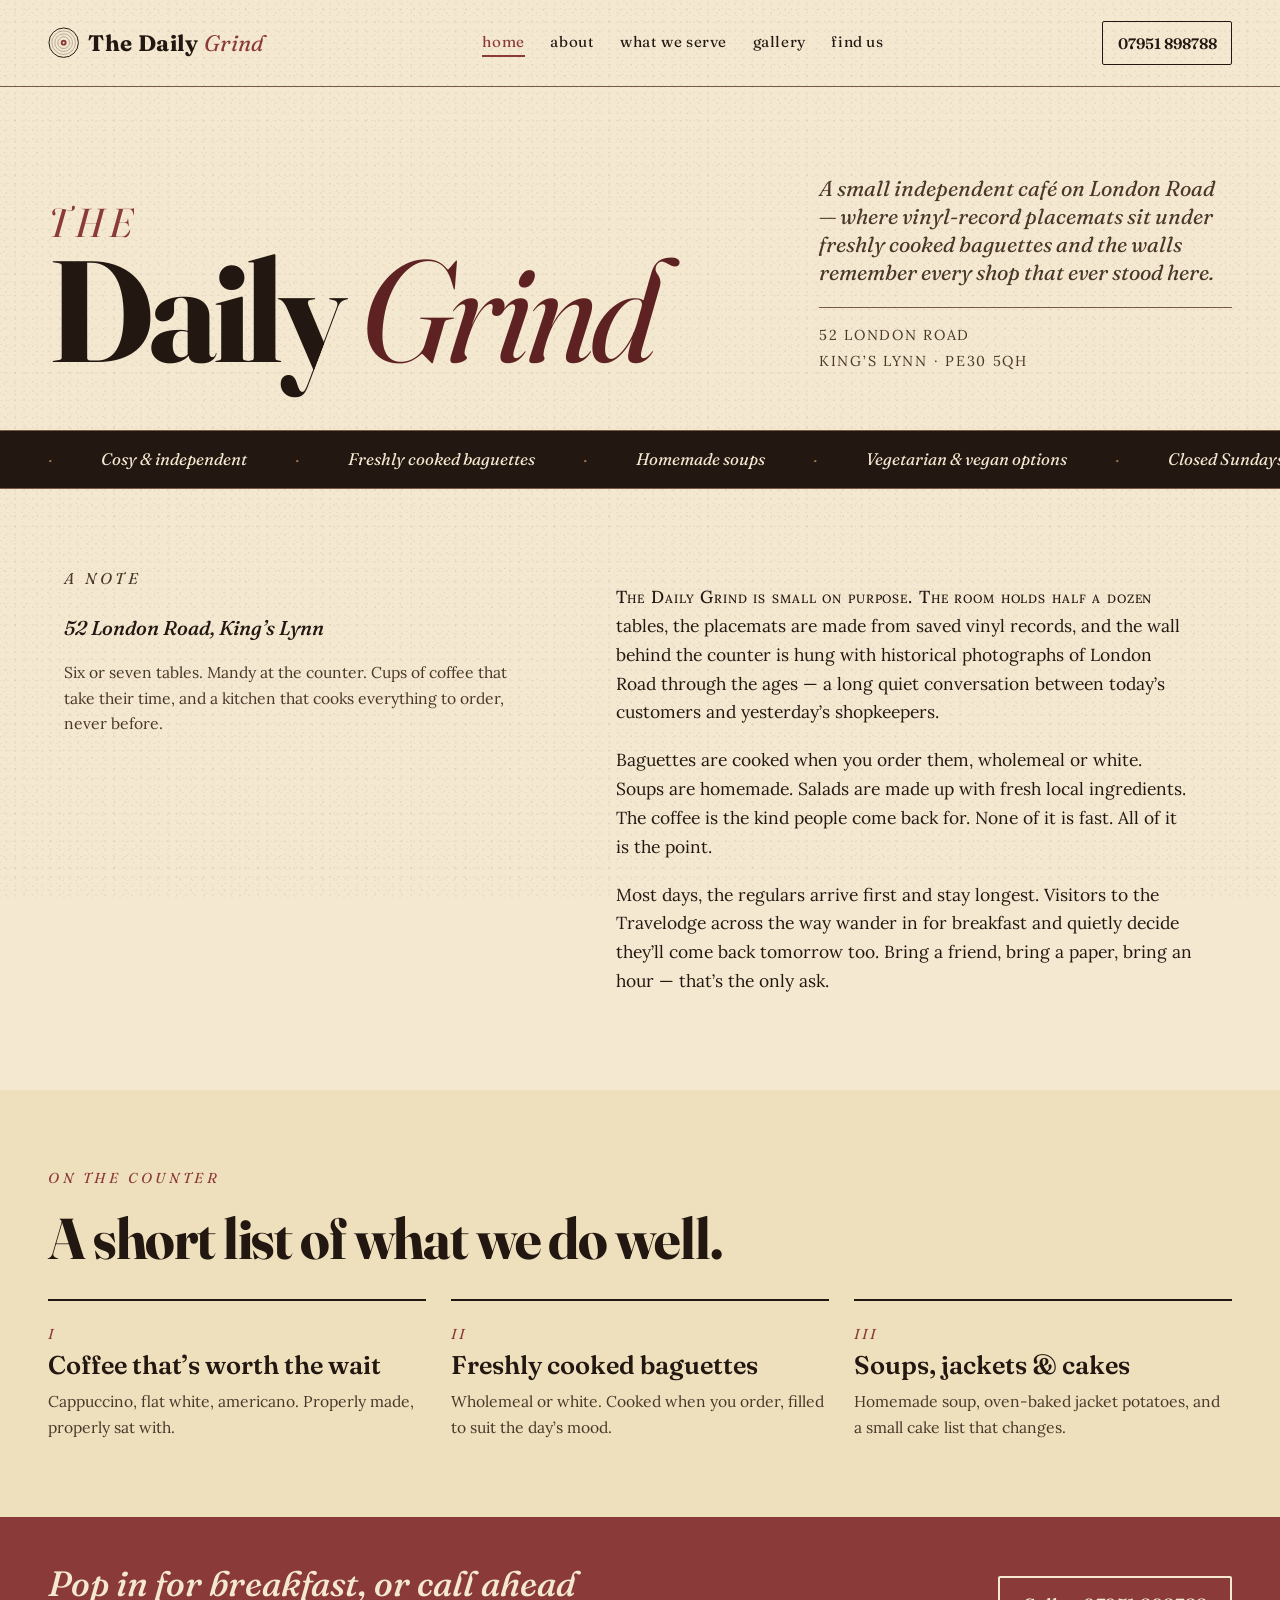
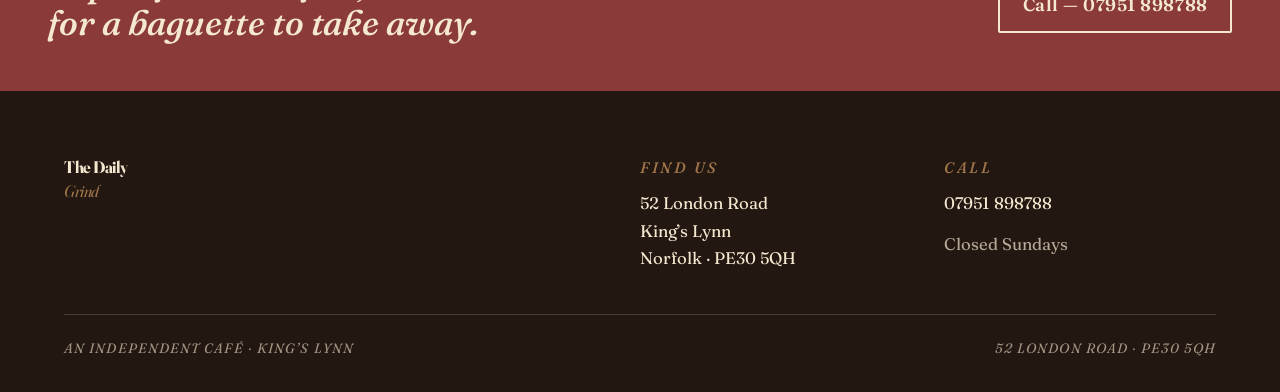
<file: index.html>
<!doctype html>
<html lang="en">
<head>
<meta charset="utf-8">
<meta name="viewport" content="width=device-width, initial-scale=1">
<title>The Daily Grind — King&rsquo;s Lynn · Cosy independent café on London Road</title>
<meta name="description" content="The Daily Grind is a small independent café at 52 London Road, King's Lynn — vinyl-record placemats, historical photographs of London Road and freshly cooked baguettes, jacket potatoes and homemade soups served by Mandy and her team.">
<link rel="preconnect" href="https://fonts.googleapis.com">
<link rel="preconnect" href="https://fonts.gstatic.com" crossorigin>
<link href="https://fonts.googleapis.com/css2?family=Fraunces:opsz,wght@9..144,400;9..144,500;9..144,600;9..144,700&family=Lora:ital,wght@0,400;0,500;0,600;1,400&display=swap" rel="stylesheet">
<link rel="stylesheet" href="style.css">
</head>
<body>

<header class="top-bar">
  <a class="brand-mark" href="index.html">
    <svg class="vinyl" viewBox="0 0 32 32" aria-hidden="true">
      <circle cx="16" cy="16" r="15" fill="none" stroke="currentColor" stroke-width="1"/>
      <circle cx="16" cy="16" r="12" fill="none" stroke="currentColor" stroke-width=".4" opacity=".7"/>
      <circle cx="16" cy="16" r="9"  fill="none" stroke="currentColor" stroke-width=".4" opacity=".7"/>
      <circle cx="16" cy="16" r="6"  fill="none" stroke="currentColor" stroke-width=".4" opacity=".7"/>
      <circle cx="16" cy="16" r="3"  fill="#8B3A3A"/>
      <circle cx="16" cy="16" r="1"  fill="#F4E8D0"/>
    </svg>
    <span>The Daily <em>Grind</em></span>
  </a>
  <nav class="primary" aria-label="Primary">
    <a href="index.html" aria-current="page">home</a>
    <a href="about.html">about</a>
    <a href="services.html">what we serve</a>
    <a href="gallery.html">gallery</a>
    <a href="contact.html">find us</a>
  </nav>
  <a class="phone-mini" href="tel:+447951898788">07951 898788</a>
</header>

<section class="masthead">
  <h1 class="masthead__title">
    <span class="the">The </span>Daily <span class="grind">Grind</span>
  </h1>
  <div class="masthead__meta">
    <p class="masthead__tag">A small independent café on London Road — where vinyl-record placemats sit under freshly cooked baguettes and the walls remember every shop that ever stood here.</p>
    <div class="masthead__address">
      <span>52 London Road</span>
      <span>King&rsquo;s Lynn · PE30 5QH</span>
    </div>
  </div>
</section>

<div class="marquee" aria-hidden="true">
  <div class="marquee__track">
    <span>Cosy &amp; independent</span>
    <span>Freshly cooked baguettes</span>
    <span>Homemade soups</span>
    <span>Vegetarian &amp; vegan options</span>
    <span>Closed Sundays</span>
    <span>Cosy &amp; independent</span>
    <span>Freshly cooked baguettes</span>
    <span>Homemade soups</span>
    <span>Vegetarian &amp; vegan options</span>
    <span>Closed Sundays</span>
  </div>
</div>

<section class="slab reveal">
  <div class="spread">
    <div class="spread__aside">
      <p class="eyebrow">A note</p>
      <h3>52 London Road, King&rsquo;s Lynn</h3>
      <p>Six or seven tables. Mandy at the counter. Cups of coffee that take their time, and a kitchen that cooks everything to order, never before.</p>
    </div>
    <div class="prose">
      <p>The Daily Grind is small on purpose. The room holds half a dozen tables, the placemats are made from saved vinyl records, and the wall behind the counter is hung with historical photographs of London Road through the ages — a long quiet conversation between today&rsquo;s customers and yesterday&rsquo;s shopkeepers.</p>
      <p>Baguettes are cooked when you order them, wholemeal or white. Soups are homemade. Salads are made up with fresh local ingredients. The coffee is the kind people come back for. None of it is fast. All of it is the point.</p>
      <p>Most days, the regulars arrive first and stay longest. Visitors to the Travelodge across the way wander in for breakfast and quietly decide they&rsquo;ll come back tomorrow too. Bring a friend, bring a paper, bring an hour — that&rsquo;s the only ask.</p>
    </div>
  </div>
</section>

<section class="slab slab--cream reveal">
  <p class="eyebrow">On the counter</p>
  <h2 class="section-head">A short list of what we do well.</h2>
  <div class="cards">
    <article class="card">
      <span class="roman">I</span>
      <h3>Coffee that&rsquo;s worth the wait</h3>
      <p>Cappuccino, flat white, americano. Properly made, properly sat with.</p>
    </article>
    <article class="card">
      <span class="roman">II</span>
      <h3>Freshly cooked baguettes</h3>
      <p>Wholemeal or white. Cooked when you order, filled to suit the day&rsquo;s mood.</p>
    </article>
    <article class="card">
      <span class="roman">III</span>
      <h3>Soups, jackets &amp; cakes</h3>
      <p>Homemade soup, oven-baked jacket potatoes, and a small cake list that changes.</p>
    </article>
  </div>
</section>

<section class="cta-strip reveal">
  <h2>Pop in for breakfast, or call ahead for a baguette to take away.</h2>
  <a href="tel:+447951898788">Call &mdash; 07951 898788</a>
</section>

<footer class="letterhead">
  <div class="letterhead__inner">
    <div>
      <p class="letterhead__mark">The Daily<br><em>Grind</em></p>
    </div>
    <div>
      <h4>Find us</h4>
      <p>52 London Road</p>
      <p>King&rsquo;s Lynn</p>
      <p>Norfolk · PE30 5QH</p>
    </div>
    <div>
      <h4>Call</h4>
      <a href="tel:+447951898788">07951 898788</a>
      <p style="margin-top:1rem;color:rgba(244,232,208,.7)">Closed Sundays</p>
    </div>
  </div>
  <div class="letterhead__base">
    <span>An independent café · King&rsquo;s Lynn</span>
    <span>52 London Road · PE30 5QH</span>
  </div>
</footer>

</body>
</html>
</file>
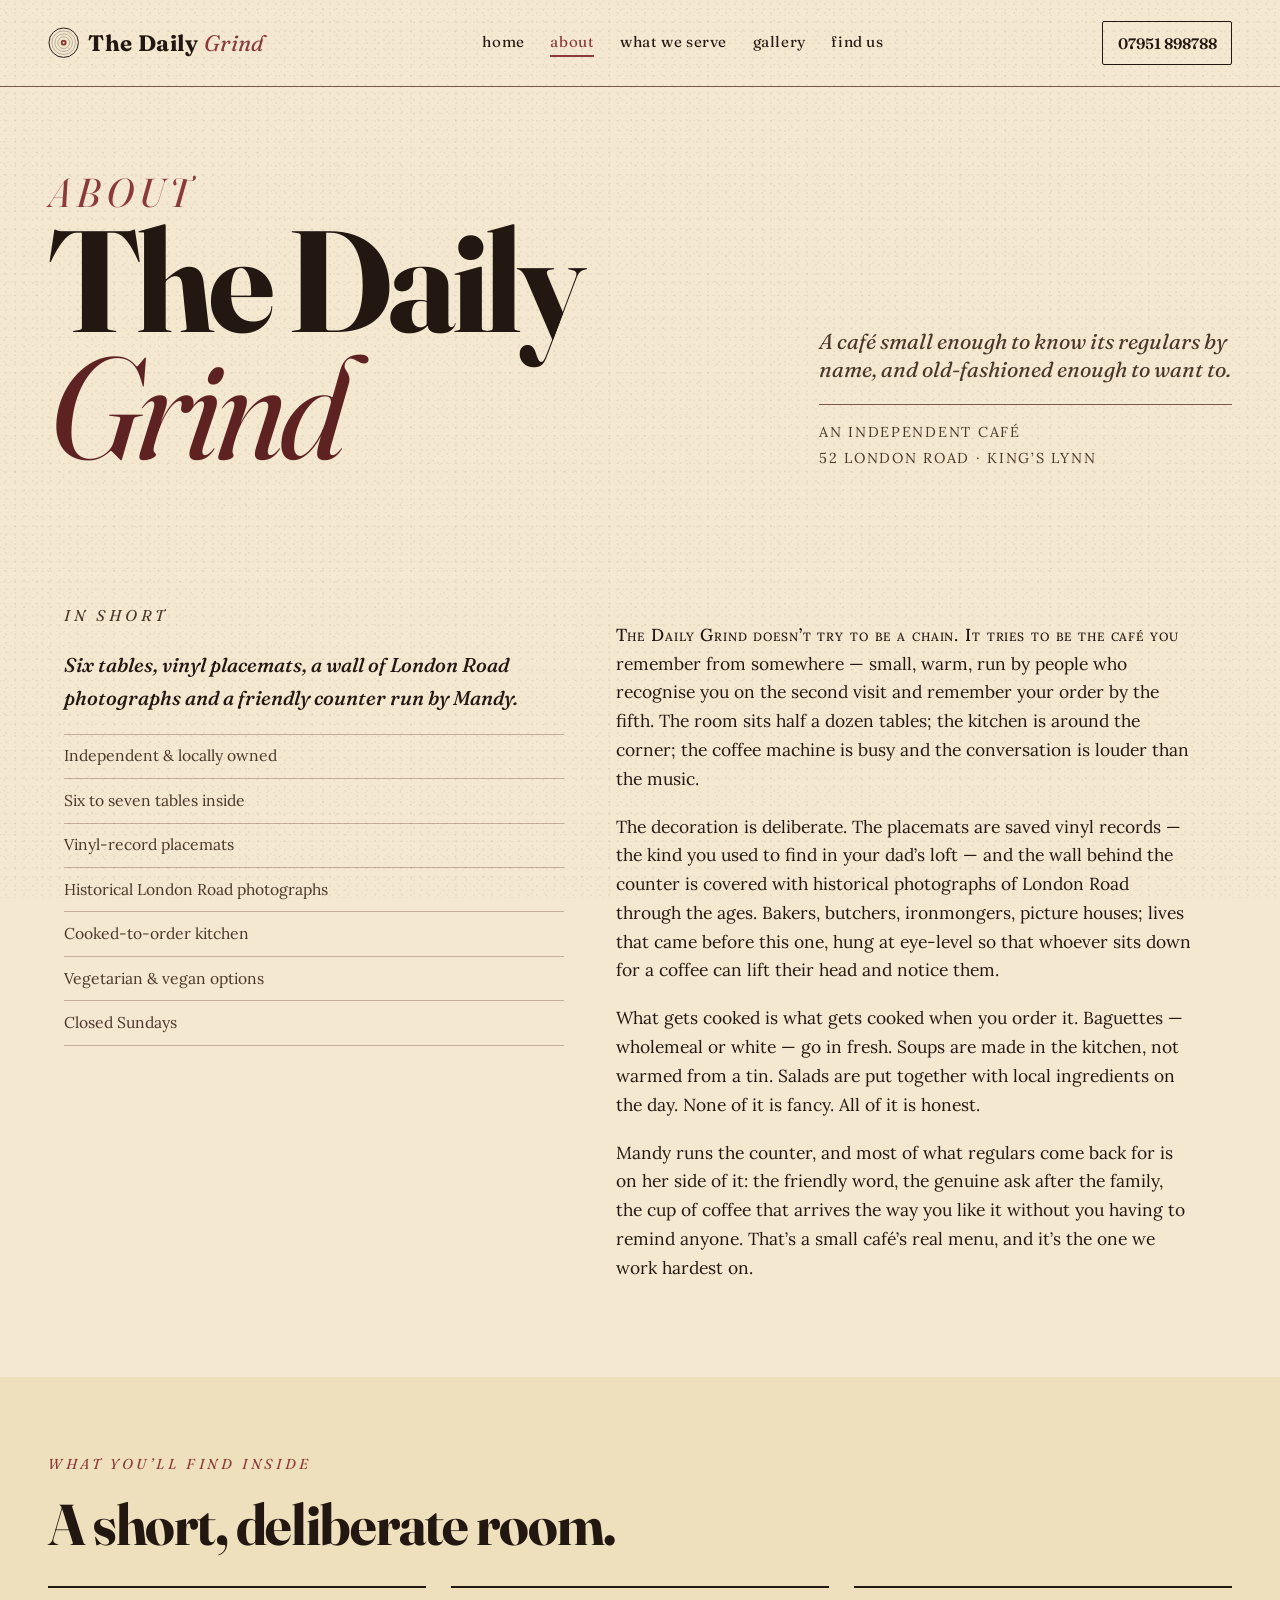
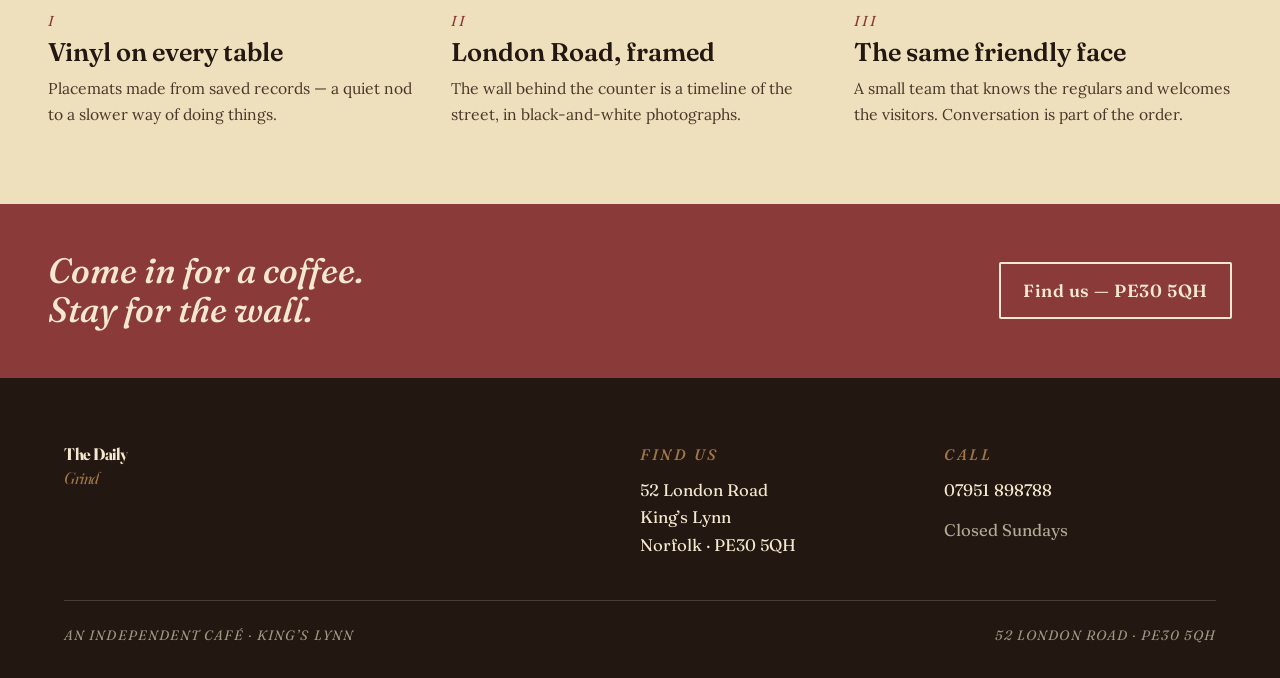
<file: about.html>
<!doctype html>
<html lang="en">
<head>
<meta charset="utf-8">
<meta name="viewport" content="width=device-width, initial-scale=1">
<title>About · The Daily Grind — King&rsquo;s Lynn</title>
<meta name="description" content="The Daily Grind is a small independent café on London Road in King's Lynn — run by Mandy, decorated with vinyl-record placemats and historical photographs of the road through the ages.">
<link rel="preconnect" href="https://fonts.googleapis.com">
<link rel="preconnect" href="https://fonts.gstatic.com" crossorigin>
<link href="https://fonts.googleapis.com/css2?family=Fraunces:opsz,wght@9..144,400;9..144,500;9..144,600;9..144,700&family=Lora:ital,wght@0,400;0,500;0,600;1,400&display=swap" rel="stylesheet">
<link rel="stylesheet" href="style.css">
</head>
<body>

<header class="top-bar">
  <a class="brand-mark" href="index.html">
    <svg class="vinyl" viewBox="0 0 32 32" aria-hidden="true">
      <circle cx="16" cy="16" r="15" fill="none" stroke="currentColor" stroke-width="1"/>
      <circle cx="16" cy="16" r="12" fill="none" stroke="currentColor" stroke-width=".4" opacity=".7"/>
      <circle cx="16" cy="16" r="9"  fill="none" stroke="currentColor" stroke-width=".4" opacity=".7"/>
      <circle cx="16" cy="16" r="6"  fill="none" stroke="currentColor" stroke-width=".4" opacity=".7"/>
      <circle cx="16" cy="16" r="3"  fill="#8B3A3A"/>
      <circle cx="16" cy="16" r="1"  fill="#F4E8D0"/>
    </svg>
    <span>The Daily <em>Grind</em></span>
  </a>
  <nav class="primary" aria-label="Primary">
    <a href="index.html">home</a>
    <a href="about.html" aria-current="page">about</a>
    <a href="services.html">what we serve</a>
    <a href="gallery.html">gallery</a>
    <a href="contact.html">find us</a>
  </nav>
  <a class="phone-mini" href="tel:+447951898788">07951 898788</a>
</header>

<section class="masthead">
  <h1 class="masthead__title">
    <span class="the">About</span>The Daily <span class="grind">Grind</span>
  </h1>
  <div class="masthead__meta">
    <p class="masthead__tag">A café small enough to know its regulars by name, and old-fashioned enough to want to.</p>
    <div class="masthead__address">
      <span>An independent café</span>
      <span>52 London Road · King&rsquo;s Lynn</span>
    </div>
  </div>
</section>

<section class="slab reveal">
  <div class="spread">
    <div class="spread__aside">
      <p class="eyebrow">In short</p>
      <h3>Six tables, vinyl placemats, a wall of London Road photographs and a friendly counter run by Mandy.</h3>
      <ul style="margin-top:1.2rem">
        <li>Independent &amp; locally owned</li>
        <li>Six to seven tables inside</li>
        <li>Vinyl-record placemats</li>
        <li>Historical London Road photographs</li>
        <li>Cooked-to-order kitchen</li>
        <li>Vegetarian &amp; vegan options</li>
        <li>Closed Sundays</li>
      </ul>
    </div>
    <div class="prose">
      <p>The Daily Grind doesn&rsquo;t try to be a chain. It tries to be the café you remember from somewhere — small, warm, run by people who recognise you on the second visit and remember your order by the fifth. The room sits half a dozen tables; the kitchen is around the corner; the coffee machine is busy and the conversation is louder than the music.</p>
      <p>The decoration is deliberate. The placemats are saved vinyl records — the kind you used to find in your dad&rsquo;s loft — and the wall behind the counter is covered with historical photographs of London Road through the ages. Bakers, butchers, ironmongers, picture houses; lives that came before this one, hung at eye-level so that whoever sits down for a coffee can lift their head and notice them.</p>
      <p>What gets cooked is what gets cooked when you order it. Baguettes — wholemeal or white — go in fresh. Soups are made in the kitchen, not warmed from a tin. Salads are put together with local ingredients on the day. None of it is fancy. All of it is honest.</p>
      <p>Mandy runs the counter, and most of what regulars come back for is on her side of it: the friendly word, the genuine ask after the family, the cup of coffee that arrives the way you like it without you having to remind anyone. That&rsquo;s a small café&rsquo;s real menu, and it&rsquo;s the one we work hardest on.</p>
    </div>
  </div>
</section>

<section class="slab slab--cream reveal">
  <p class="eyebrow">What you&rsquo;ll find inside</p>
  <h2 class="section-head">A short, deliberate room.</h2>
  <div class="cards">
    <article class="card">
      <span class="roman">I</span>
      <h3>Vinyl on every table</h3>
      <p>Placemats made from saved records — a quiet nod to a slower way of doing things.</p>
    </article>
    <article class="card">
      <span class="roman">II</span>
      <h3>London Road, framed</h3>
      <p>The wall behind the counter is a timeline of the street, in black-and-white photographs.</p>
    </article>
    <article class="card">
      <span class="roman">III</span>
      <h3>The same friendly face</h3>
      <p>A small team that knows the regulars and welcomes the visitors. Conversation is part of the order.</p>
    </article>
  </div>
</section>

<section class="cta-strip reveal">
  <h2>Come in for a coffee. Stay for the wall.</h2>
  <a href="contact.html">Find us &mdash; PE30 5QH</a>
</section>

<footer class="letterhead">
  <div class="letterhead__inner">
    <div>
      <p class="letterhead__mark">The Daily<br><em>Grind</em></p>
    </div>
    <div>
      <h4>Find us</h4>
      <p>52 London Road</p>
      <p>King&rsquo;s Lynn</p>
      <p>Norfolk · PE30 5QH</p>
    </div>
    <div>
      <h4>Call</h4>
      <a href="tel:+447951898788">07951 898788</a>
      <p style="margin-top:1rem;color:rgba(244,232,208,.7)">Closed Sundays</p>
    </div>
  </div>
  <div class="letterhead__base">
    <span>An independent café · King&rsquo;s Lynn</span>
    <span>52 London Road · PE30 5QH</span>
  </div>
</footer>

</body>
</html>
</file>
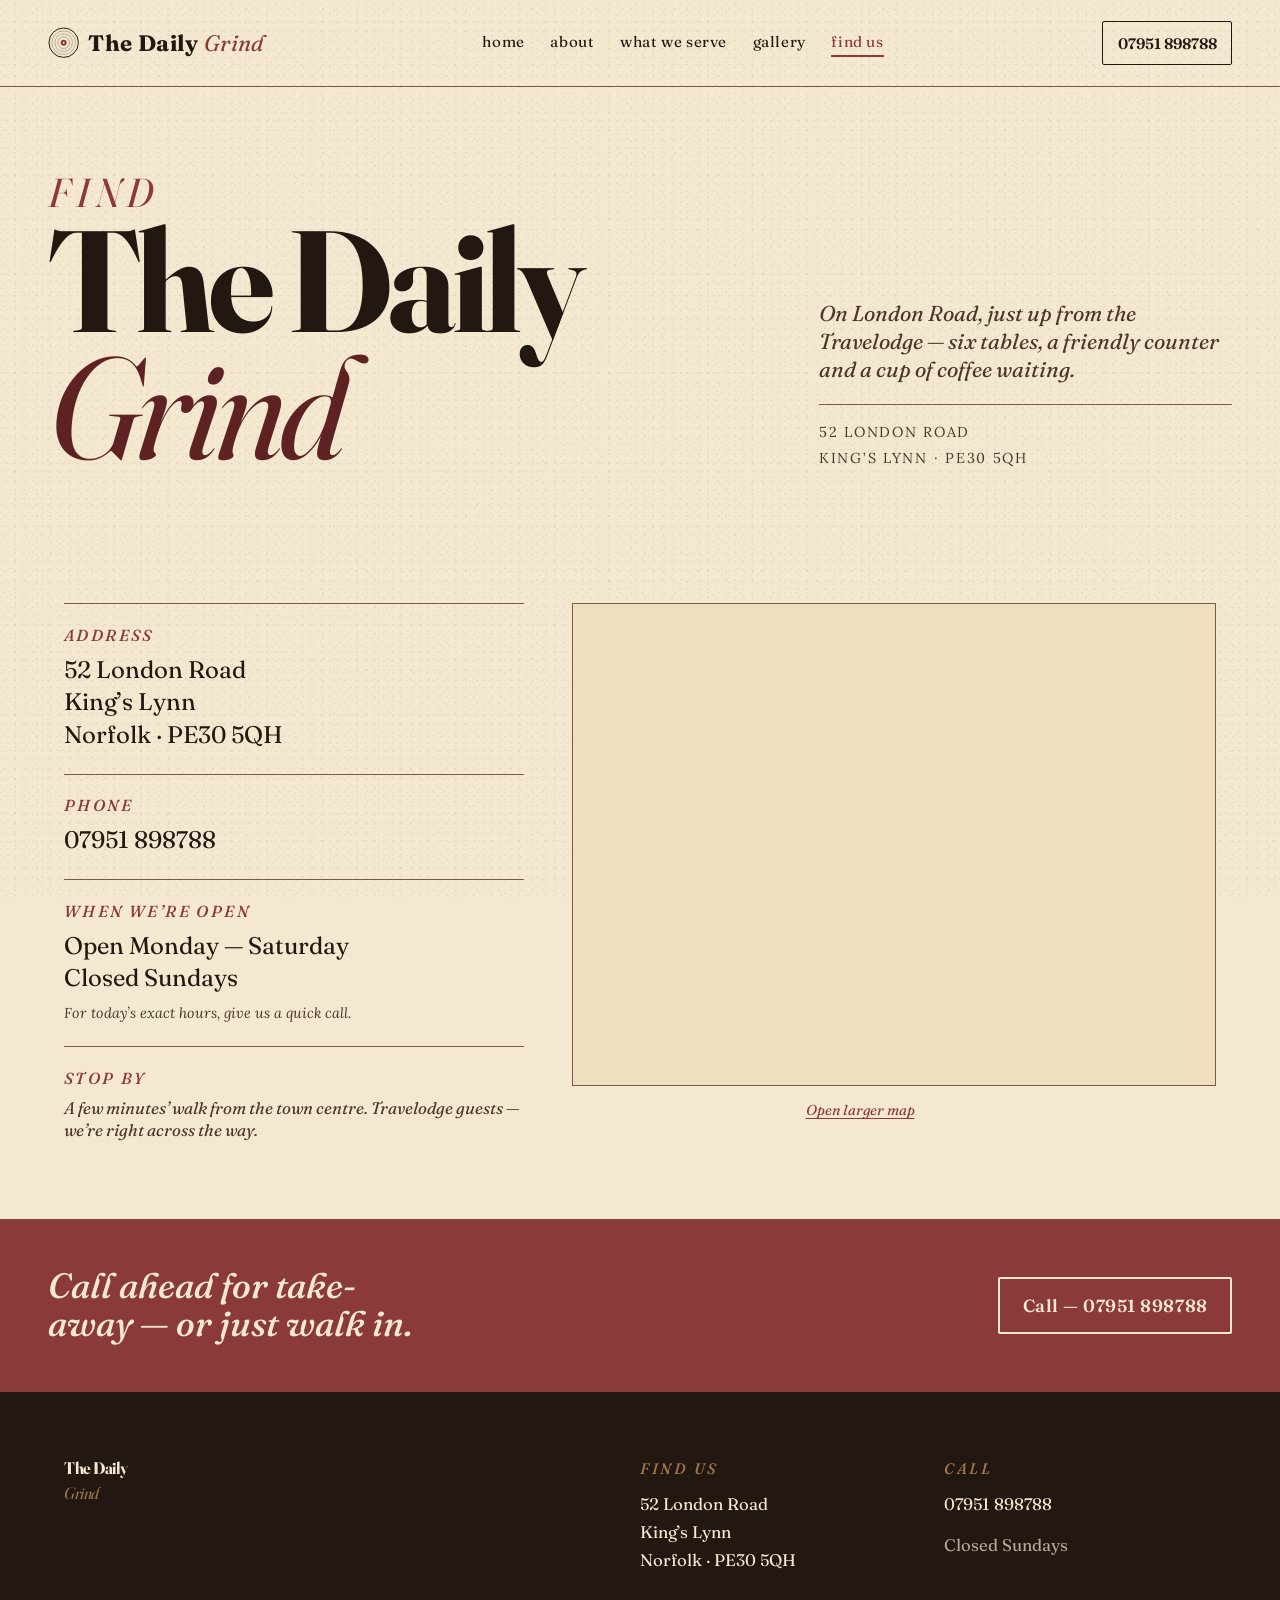
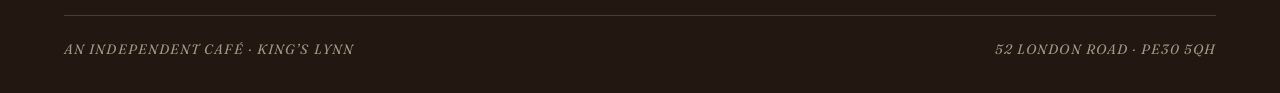
<file: contact.html>
<!doctype html>
<html lang="en">
<head>
<meta charset="utf-8">
<meta name="viewport" content="width=device-width, initial-scale=1">
<title>Find us · The Daily Grind — 52 London Road, King&rsquo;s Lynn PE30 5QH</title>
<meta name="description" content="The Daily Grind, 52 London Road, King's Lynn PE30 5QH. Call 07951 898788. Closed Sundays. Cosy independent café on London Road.">
<link rel="preconnect" href="https://fonts.googleapis.com">
<link rel="preconnect" href="https://fonts.gstatic.com" crossorigin>
<link href="https://fonts.googleapis.com/css2?family=Fraunces:opsz,wght@9..144,400;9..144,500;9..144,600;9..144,700&family=Lora:ital,wght@0,400;0,500;0,600;1,400&display=swap" rel="stylesheet">
<link rel="stylesheet" href="style.css">
</head>
<body>

<header class="top-bar">
  <a class="brand-mark" href="index.html">
    <svg class="vinyl" viewBox="0 0 32 32" aria-hidden="true">
      <circle cx="16" cy="16" r="15" fill="none" stroke="currentColor" stroke-width="1"/>
      <circle cx="16" cy="16" r="12" fill="none" stroke="currentColor" stroke-width=".4" opacity=".7"/>
      <circle cx="16" cy="16" r="9"  fill="none" stroke="currentColor" stroke-width=".4" opacity=".7"/>
      <circle cx="16" cy="16" r="6"  fill="none" stroke="currentColor" stroke-width=".4" opacity=".7"/>
      <circle cx="16" cy="16" r="3"  fill="#8B3A3A"/>
      <circle cx="16" cy="16" r="1"  fill="#F4E8D0"/>
    </svg>
    <span>The Daily <em>Grind</em></span>
  </a>
  <nav class="primary" aria-label="Primary">
    <a href="index.html">home</a>
    <a href="about.html">about</a>
    <a href="services.html">what we serve</a>
    <a href="gallery.html">gallery</a>
    <a href="contact.html" aria-current="page">find us</a>
  </nav>
  <a class="phone-mini" href="tel:+447951898788">07951 898788</a>
</header>

<section class="masthead">
  <h1 class="masthead__title">
    <span class="the">Find</span>The Daily <span class="grind">Grind</span>
  </h1>
  <div class="masthead__meta">
    <p class="masthead__tag">On London Road, just up from the Travelodge — six tables, a friendly counter and a cup of coffee waiting.</p>
    <div class="masthead__address">
      <span>52 London Road</span>
      <span>King&rsquo;s Lynn · PE30 5QH</span>
    </div>
  </div>
</section>

<section class="slab reveal">
  <div class="contact-grid">

    <aside class="contact-card">
      <div class="contact-block">
        <h3>Address</h3>
        <p>52 London Road</p>
        <p>King&rsquo;s Lynn</p>
        <p>Norfolk &middot; PE30 5QH</p>
      </div>

      <div class="contact-block">
        <h3>Phone</h3>
        <a href="tel:+447951898788">07951 898788</a>
      </div>

      <div class="contact-block">
        <h3>When we&rsquo;re open</h3>
        <p>Open Monday &mdash; Saturday</p>
        <p>Closed Sundays</p>
        <p style="font-family: var(--font-body); font-style: italic; font-size: .9rem; color: var(--ink-soft); margin-top: .6rem;">For today&rsquo;s exact hours, give us a quick call.</p>
      </div>

      <div class="contact-block">
        <h3>Stop by</h3>
        <p style="font-family: var(--font-display); font-style: italic; font-size: 1.05rem; color: var(--ink-soft);">A few minutes&rsquo; walk from the town centre. Travelodge guests &mdash; we&rsquo;re right across the way.</p>
      </div>
    </aside>

    <div>
      <div class="map-frame">
        <iframe
          title="Map showing The Daily Grind at 52 London Road, King's Lynn PE30 5QH"
          src="https://www.openstreetmap.org/export/embed.html?bbox=0.3985%2C52.7449%2C0.4066%2C52.7491&amp;layer=mapnik&amp;marker=52.7469891%2C0.4025434"
          loading="lazy"
          referrerpolicy="no-referrer-when-downgrade"
          allowfullscreen></iframe>
      </div>
      <p style="font-family: var(--font-display); font-style: italic; font-size: .9rem; color: var(--ink-soft); margin-top: .8rem; text-align: center;">
        <a href="https://www.openstreetmap.org/?mlat=52.7469891&amp;mlon=0.4025434#map=18/52.74699/0.40254" target="_blank" rel="noopener" style="color: var(--accent); text-decoration: underline; text-underline-offset: 3px;">Open larger map</a>
      </p>
    </div>

  </div>
</section>

<section class="cta-strip reveal">
  <h2>Call ahead for take-away &mdash; or just walk in.</h2>
  <a href="tel:+447951898788">Call &mdash; 07951 898788</a>
</section>

<footer class="letterhead">
  <div class="letterhead__inner">
    <div>
      <p class="letterhead__mark">The Daily<br><em>Grind</em></p>
    </div>
    <div>
      <h4>Find us</h4>
      <p>52 London Road</p>
      <p>King&rsquo;s Lynn</p>
      <p>Norfolk · PE30 5QH</p>
    </div>
    <div>
      <h4>Call</h4>
      <a href="tel:+447951898788">07951 898788</a>
      <p style="margin-top:1rem;color:rgba(244,232,208,.7)">Closed Sundays</p>
    </div>
  </div>
  <div class="letterhead__base">
    <span>An independent café · King&rsquo;s Lynn</span>
    <span>52 London Road · PE30 5QH</span>
  </div>
</footer>

</body>
</html>
</file>
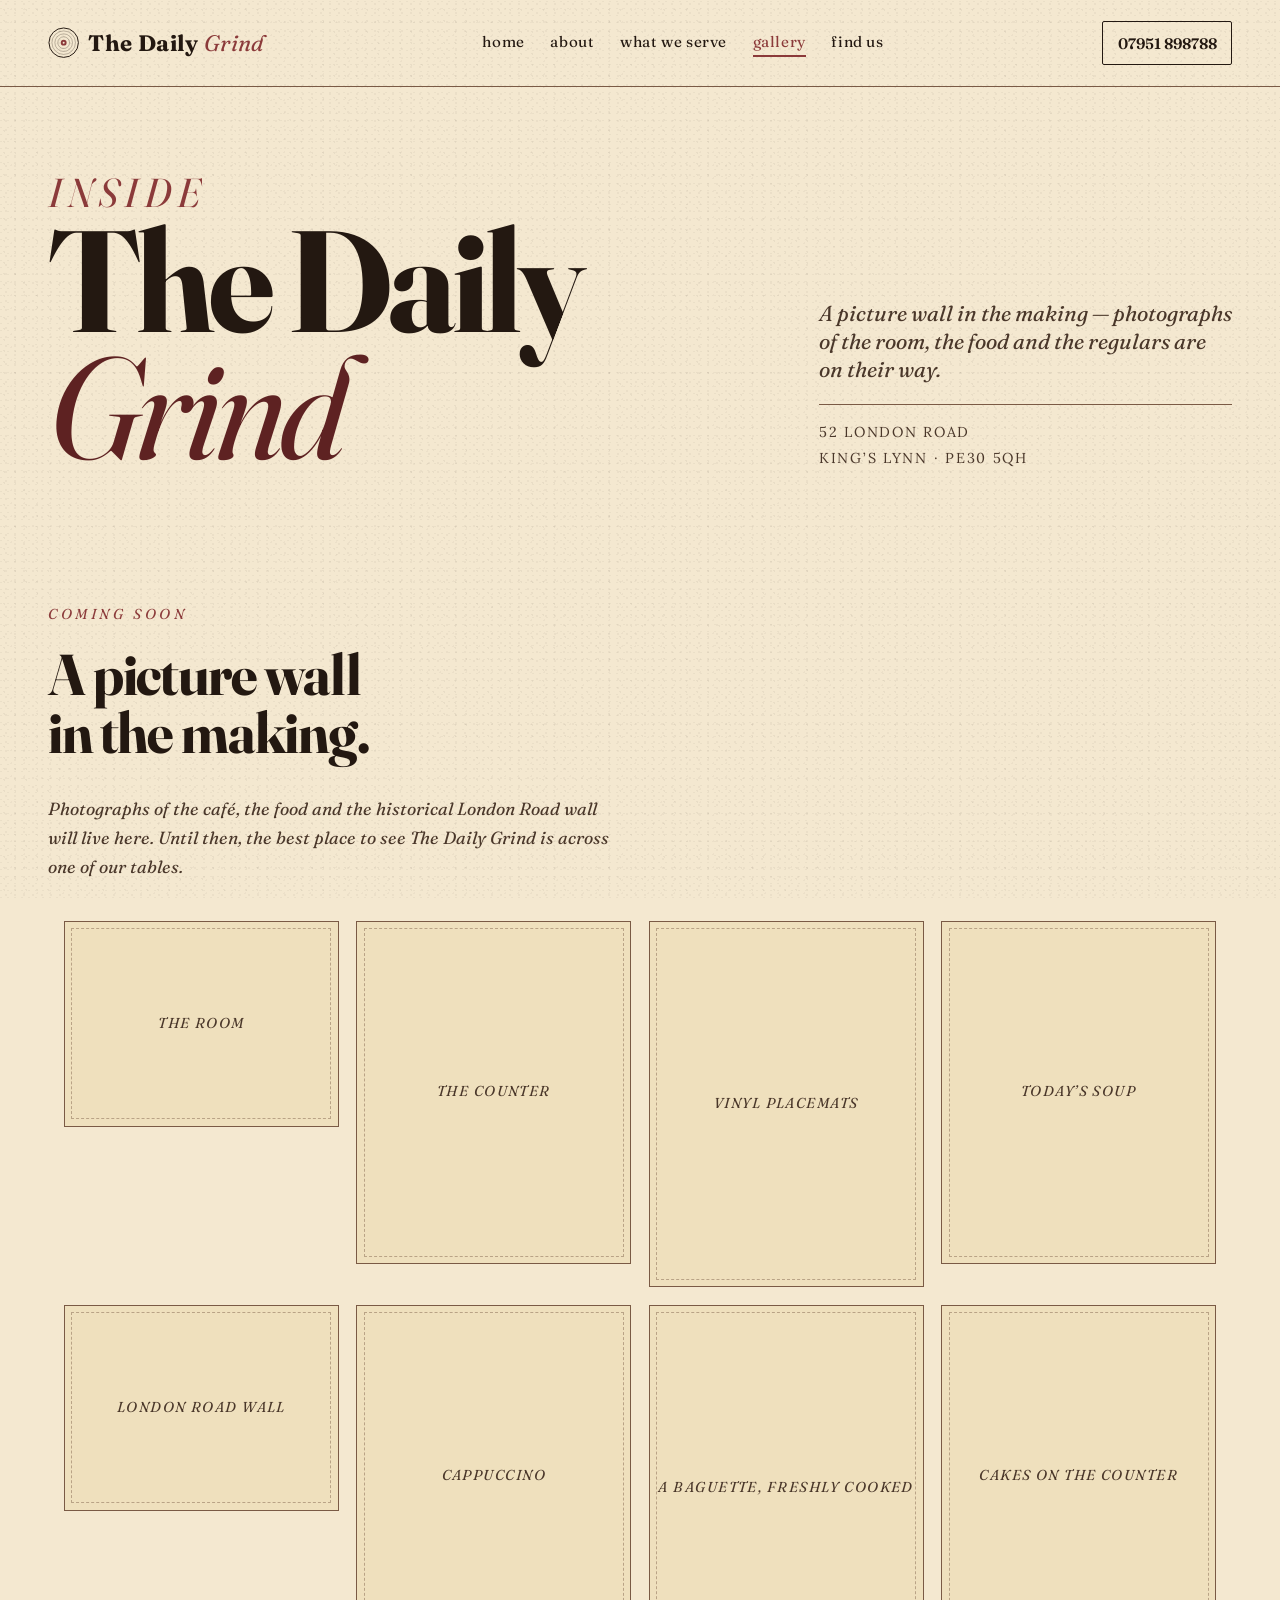
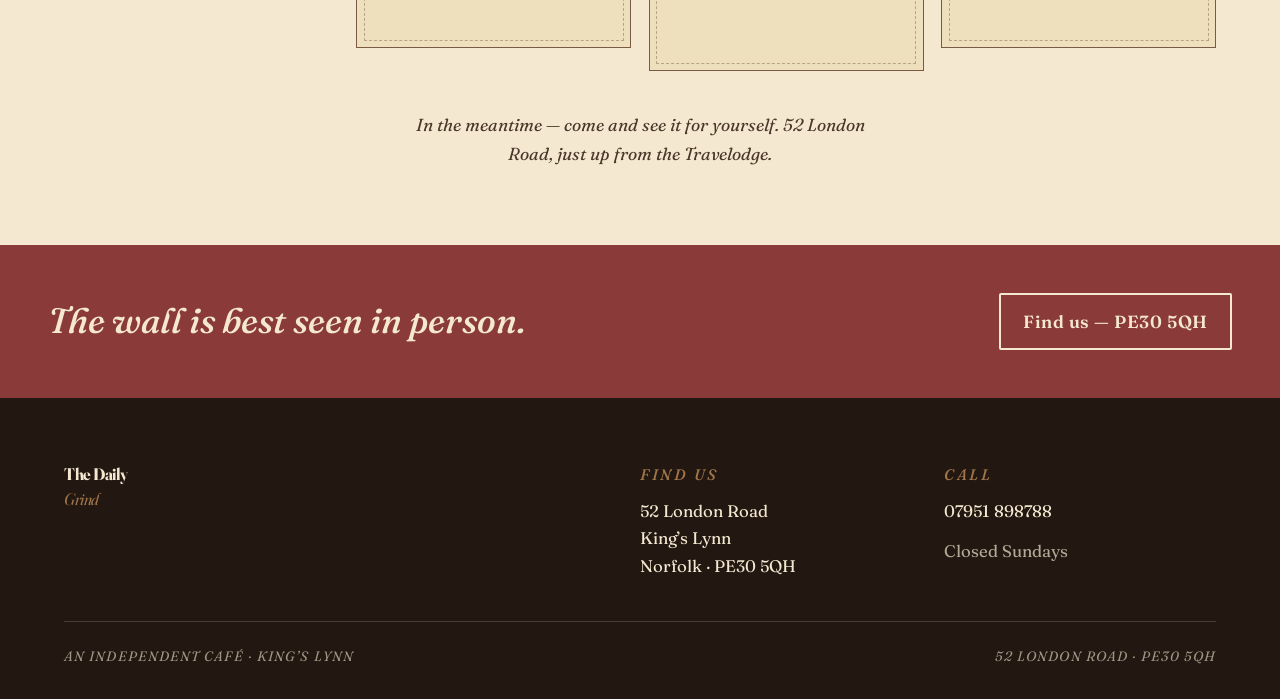
<file: gallery.html>
<!doctype html>
<html lang="en">
<head>
<meta charset="utf-8">
<meta name="viewport" content="width=device-width, initial-scale=1">
<title>Gallery · The Daily Grind — King&rsquo;s Lynn</title>
<meta name="description" content="A picture wall in the making — photographs of The Daily Grind café on London Road, King's Lynn. Coming soon.">
<link rel="preconnect" href="https://fonts.googleapis.com">
<link rel="preconnect" href="https://fonts.gstatic.com" crossorigin>
<link href="https://fonts.googleapis.com/css2?family=Fraunces:opsz,wght@9..144,400;9..144,500;9..144,600;9..144,700&family=Lora:ital,wght@0,400;0,500;0,600;1,400&display=swap" rel="stylesheet">
<link rel="stylesheet" href="style.css">
</head>
<body>

<header class="top-bar">
  <a class="brand-mark" href="index.html">
    <svg class="vinyl" viewBox="0 0 32 32" aria-hidden="true">
      <circle cx="16" cy="16" r="15" fill="none" stroke="currentColor" stroke-width="1"/>
      <circle cx="16" cy="16" r="12" fill="none" stroke="currentColor" stroke-width=".4" opacity=".7"/>
      <circle cx="16" cy="16" r="9"  fill="none" stroke="currentColor" stroke-width=".4" opacity=".7"/>
      <circle cx="16" cy="16" r="6"  fill="none" stroke="currentColor" stroke-width=".4" opacity=".7"/>
      <circle cx="16" cy="16" r="3"  fill="#8B3A3A"/>
      <circle cx="16" cy="16" r="1"  fill="#F4E8D0"/>
    </svg>
    <span>The Daily <em>Grind</em></span>
  </a>
  <nav class="primary" aria-label="Primary">
    <a href="index.html">home</a>
    <a href="about.html">about</a>
    <a href="services.html">what we serve</a>
    <a href="gallery.html" aria-current="page">gallery</a>
    <a href="contact.html">find us</a>
  </nav>
  <a class="phone-mini" href="tel:+447951898788">07951 898788</a>
</header>

<section class="masthead">
  <h1 class="masthead__title">
    <span class="the">Inside</span>The Daily <span class="grind">Grind</span>
  </h1>
  <div class="masthead__meta">
    <p class="masthead__tag">A picture wall in the making &mdash; photographs of the room, the food and the regulars are on their way.</p>
    <div class="masthead__address">
      <span>52 London Road</span>
      <span>King&rsquo;s Lynn · PE30 5QH</span>
    </div>
  </div>
</section>

<section class="slab reveal">
  <p class="eyebrow">Coming soon</p>
  <h2 class="section-head" style="max-width:32rem; margin-bottom: 2rem;">A picture wall in the making.</h2>
  <p style="font-family: var(--font-display); font-style: italic; font-size: 1.1rem; color: var(--ink-soft); max-width: 36rem; margin-bottom: 2.5rem;">Photographs of the café, the food and the historical London Road wall will live here. Until then, the best place to see The Daily Grind is across one of our tables.</p>

  <div class="gallery-grid">
    <div class="frame frame--wide">The room</div>
    <div class="frame">The counter</div>
    <div class="frame frame--tall">Vinyl placemats</div>
    <div class="frame">Today&rsquo;s soup</div>
    <div class="frame frame--wide">London Road wall</div>
    <div class="frame">Cappuccino</div>
    <div class="frame frame--tall">A baguette, freshly cooked</div>
    <div class="frame">Cakes on the counter</div>
  </div>

  <p class="gallery-note">In the meantime &mdash; come and see it for yourself. 52 London Road, just up from the Travelodge.</p>
</section>

<section class="cta-strip reveal">
  <h2>The wall is best seen in person.</h2>
  <a href="contact.html">Find us &mdash; PE30 5QH</a>
</section>

<footer class="letterhead">
  <div class="letterhead__inner">
    <div>
      <p class="letterhead__mark">The Daily<br><em>Grind</em></p>
    </div>
    <div>
      <h4>Find us</h4>
      <p>52 London Road</p>
      <p>King&rsquo;s Lynn</p>
      <p>Norfolk · PE30 5QH</p>
    </div>
    <div>
      <h4>Call</h4>
      <a href="tel:+447951898788">07951 898788</a>
      <p style="margin-top:1rem;color:rgba(244,232,208,.7)">Closed Sundays</p>
    </div>
  </div>
  <div class="letterhead__base">
    <span>An independent café · King&rsquo;s Lynn</span>
    <span>52 London Road · PE30 5QH</span>
  </div>
</footer>

</body>
</html>
</file>
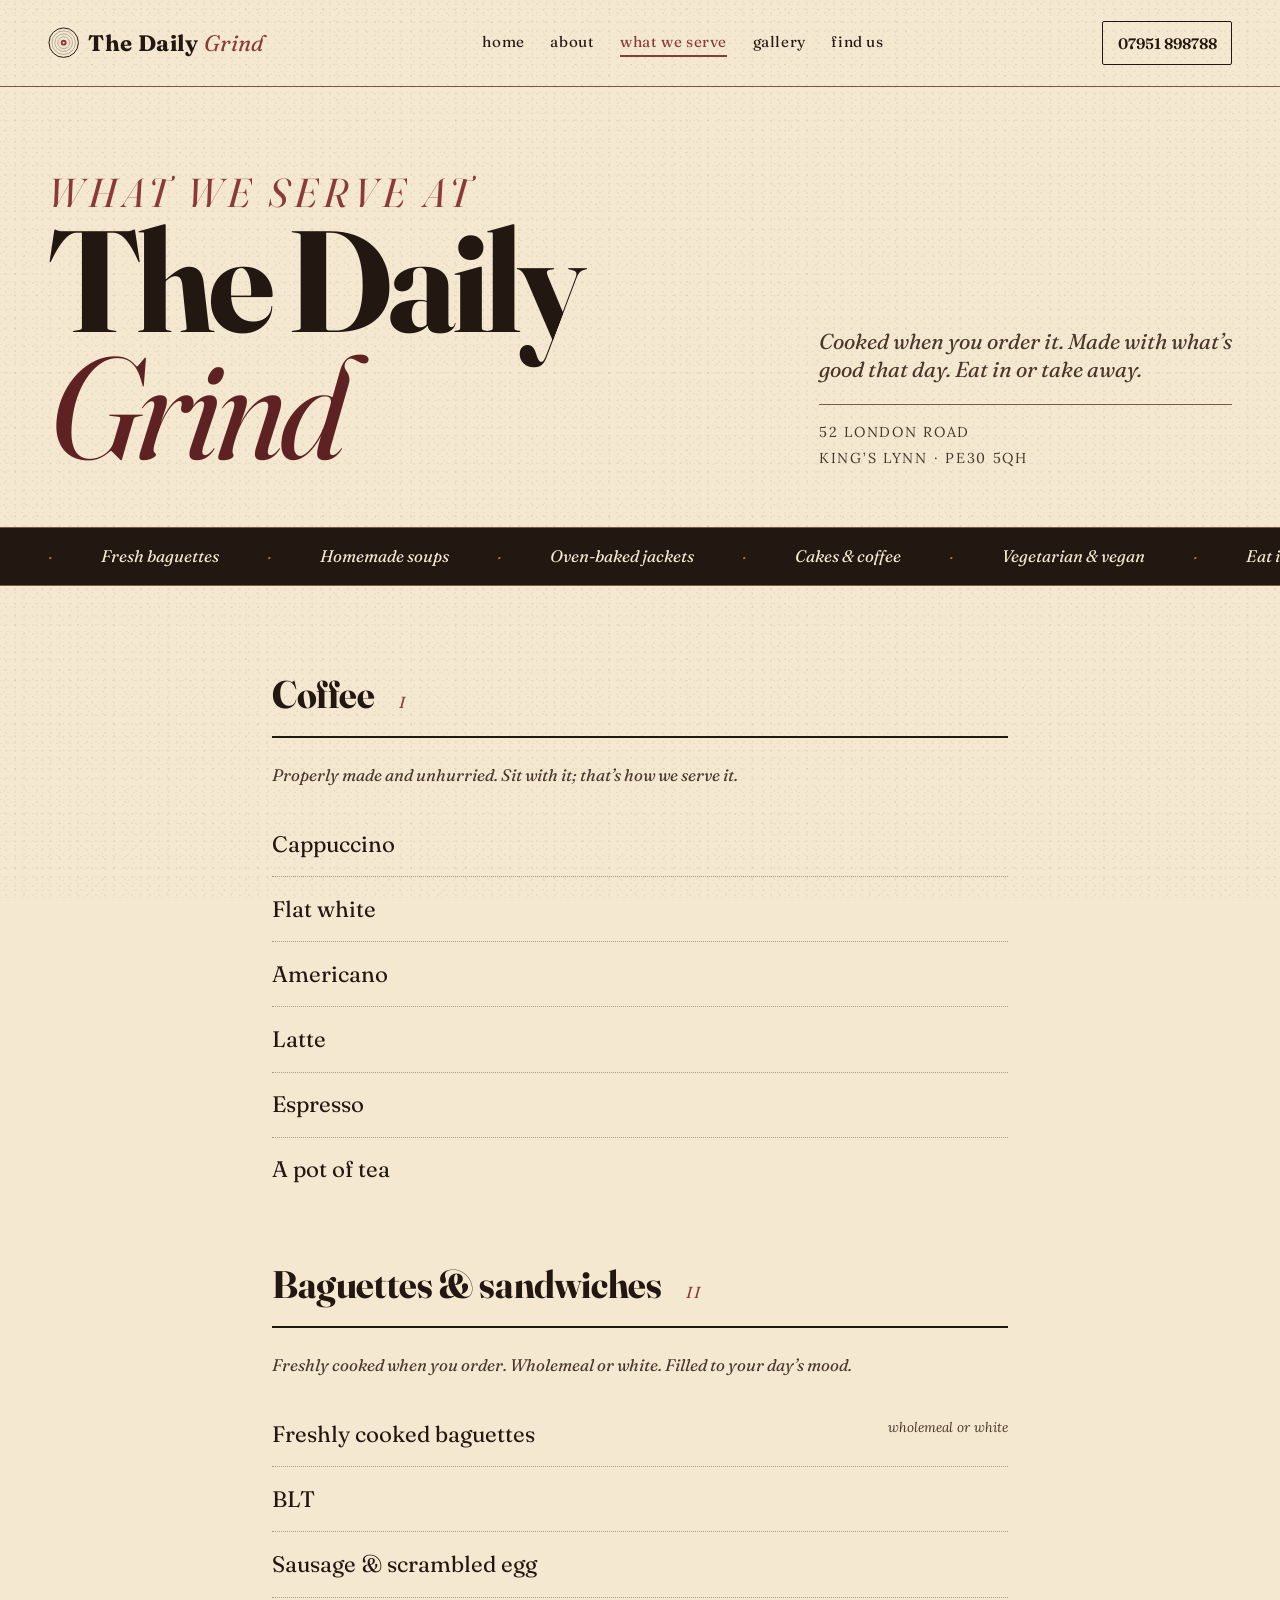
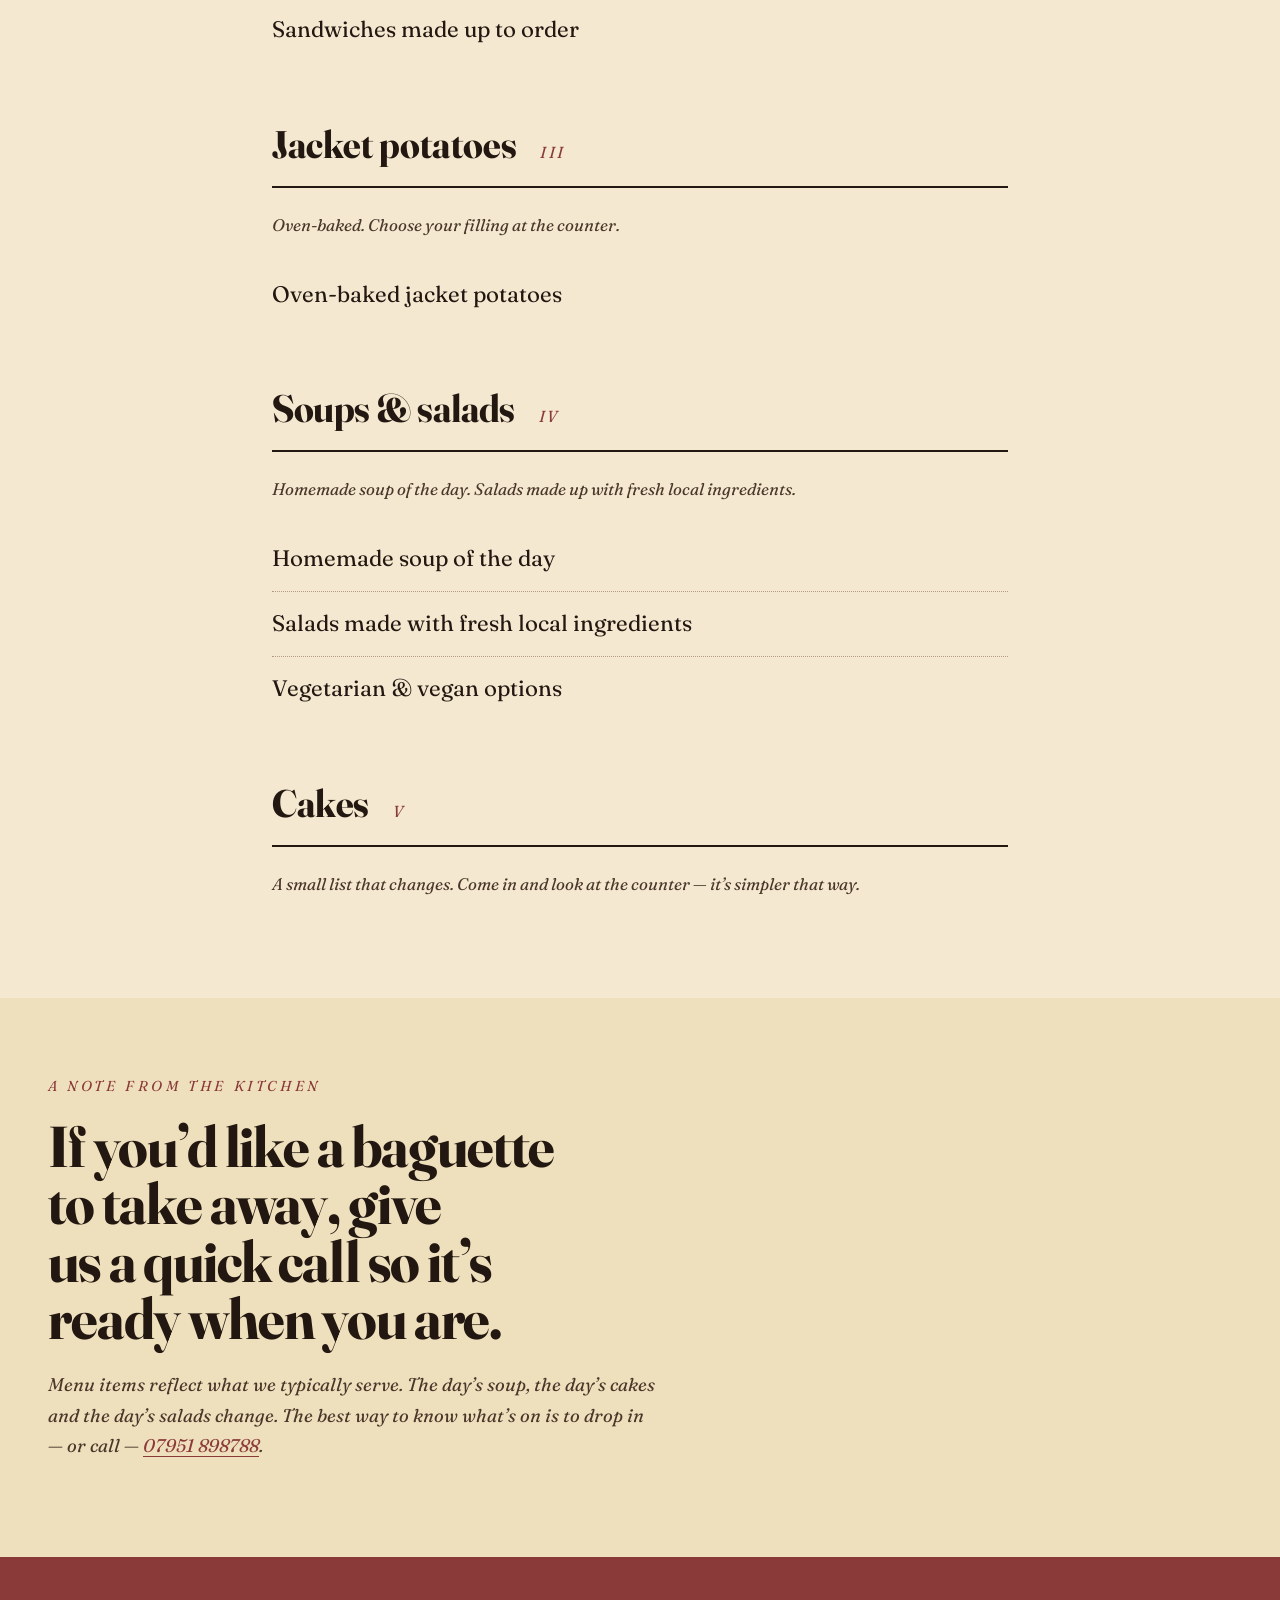
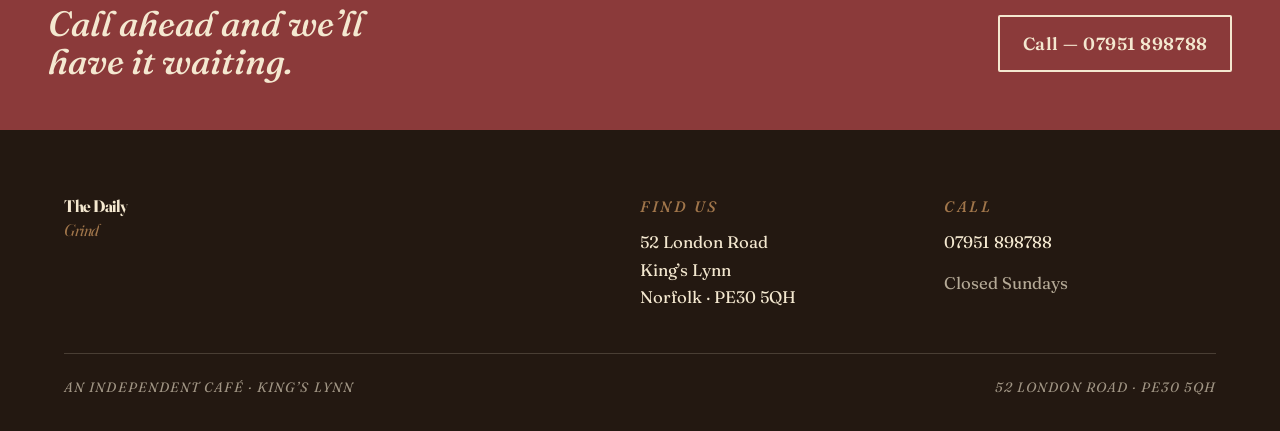
<file: services.html>
<!doctype html>
<html lang="en">
<head>
<meta charset="utf-8">
<meta name="viewport" content="width=device-width, initial-scale=1">
<title>What we serve · The Daily Grind — King&rsquo;s Lynn</title>
<meta name="description" content="Freshly cooked baguettes, oven-baked jacket potatoes, homemade soups, salads with local ingredients, cakes and properly made coffee — served at 52 London Road, King's Lynn.">
<link rel="preconnect" href="https://fonts.googleapis.com">
<link rel="preconnect" href="https://fonts.gstatic.com" crossorigin>
<link href="https://fonts.googleapis.com/css2?family=Fraunces:opsz,wght@9..144,400;9..144,500;9..144,600;9..144,700&family=Lora:ital,wght@0,400;0,500;0,600;1,400&display=swap" rel="stylesheet">
<link rel="stylesheet" href="style.css">
</head>
<body>

<header class="top-bar">
  <a class="brand-mark" href="index.html">
    <svg class="vinyl" viewBox="0 0 32 32" aria-hidden="true">
      <circle cx="16" cy="16" r="15" fill="none" stroke="currentColor" stroke-width="1"/>
      <circle cx="16" cy="16" r="12" fill="none" stroke="currentColor" stroke-width=".4" opacity=".7"/>
      <circle cx="16" cy="16" r="9"  fill="none" stroke="currentColor" stroke-width=".4" opacity=".7"/>
      <circle cx="16" cy="16" r="6"  fill="none" stroke="currentColor" stroke-width=".4" opacity=".7"/>
      <circle cx="16" cy="16" r="3"  fill="#8B3A3A"/>
      <circle cx="16" cy="16" r="1"  fill="#F4E8D0"/>
    </svg>
    <span>The Daily <em>Grind</em></span>
  </a>
  <nav class="primary" aria-label="Primary">
    <a href="index.html">home</a>
    <a href="about.html">about</a>
    <a href="services.html" aria-current="page">what we serve</a>
    <a href="gallery.html">gallery</a>
    <a href="contact.html">find us</a>
  </nav>
  <a class="phone-mini" href="tel:+447951898788">07951 898788</a>
</header>

<section class="masthead">
  <h1 class="masthead__title">
    <span class="the">What we serve at</span>The Daily <span class="grind">Grind</span>
  </h1>
  <div class="masthead__meta">
    <p class="masthead__tag">Cooked when you order it. Made with what&rsquo;s good that day. Eat in or take away.</p>
    <div class="masthead__address">
      <span>52 London Road</span>
      <span>King&rsquo;s Lynn · PE30 5QH</span>
    </div>
  </div>
</section>

<div class="marquee" aria-hidden="true">
  <div class="marquee__track">
    <span>Fresh baguettes</span>
    <span>Homemade soups</span>
    <span>Oven-baked jackets</span>
    <span>Cakes &amp; coffee</span>
    <span>Vegetarian &amp; vegan</span>
    <span>Eat in or take away</span>
    <span>Fresh baguettes</span>
    <span>Homemade soups</span>
    <span>Oven-baked jackets</span>
    <span>Cakes &amp; coffee</span>
    <span>Vegetarian &amp; vegan</span>
    <span>Eat in or take away</span>
  </div>
</div>

<section class="slab reveal">
  <div style="max-width:46rem; margin: 0 auto;">

    <article class="menu-section">
      <header class="menu-section__head">
        <h2>Coffee</h2>
        <span class="roman">I</span>
      </header>
      <p class="menu-section__lede">Properly made and unhurried. Sit with it; that&rsquo;s how we serve it.</p>
      <ul class="menu-list">
        <li>Cappuccino</li>
        <li>Flat white</li>
        <li>Americano</li>
        <li>Latte</li>
        <li>Espresso</li>
        <li>A pot of tea</li>
      </ul>
    </article>

    <article class="menu-section">
      <header class="menu-section__head">
        <h2>Baguettes &amp; sandwiches</h2>
        <span class="roman">II</span>
      </header>
      <p class="menu-section__lede">Freshly cooked when you order. Wholemeal or white. Filled to your day&rsquo;s mood.</p>
      <ul class="menu-list">
        <li>Freshly cooked baguettes <small>wholemeal or white</small></li>
        <li>BLT</li>
        <li>Sausage &amp; scrambled egg</li>
        <li>Sandwiches made up to order</li>
      </ul>
    </article>

    <article class="menu-section">
      <header class="menu-section__head">
        <h2>Jacket potatoes</h2>
        <span class="roman">III</span>
      </header>
      <p class="menu-section__lede">Oven-baked. Choose your filling at the counter.</p>
      <ul class="menu-list">
        <li>Oven-baked jacket potatoes</li>
      </ul>
    </article>

    <article class="menu-section">
      <header class="menu-section__head">
        <h2>Soups &amp; salads</h2>
        <span class="roman">IV</span>
      </header>
      <p class="menu-section__lede">Homemade soup of the day. Salads made up with fresh local ingredients.</p>
      <ul class="menu-list">
        <li>Homemade soup of the day</li>
        <li>Salads made with fresh local ingredients</li>
        <li>Vegetarian &amp; vegan options</li>
      </ul>
    </article>

    <article class="menu-section">
      <header class="menu-section__head">
        <h2>Cakes</h2>
        <span class="roman">V</span>
      </header>
      <p class="menu-section__lede">A small list that changes. Come in and look at the counter — it&rsquo;s simpler that way.</p>
    </article>

  </div>
</section>

<section class="slab slab--cream reveal">
  <p class="eyebrow">A note from the kitchen</p>
  <h2 class="section-head" style="max-width: 38rem">If you&rsquo;d like a baguette to take away, give us a quick call so it&rsquo;s ready when you are.</h2>
  <p style="font-family: var(--font-display); font-style: italic; font-size: 1.15rem; color: var(--ink-soft); max-width: 38rem; margin-top: 1rem;">Menu items reflect what we typically serve. The day&rsquo;s soup, the day&rsquo;s cakes and the day&rsquo;s salads change. The best way to know what&rsquo;s on is to drop in — or call &mdash; <a href="tel:+447951898788" style="color: var(--accent); text-decoration: underline; text-underline-offset: 4px;">07951 898788</a>.</p>
</section>

<section class="cta-strip reveal">
  <h2>Call ahead and we&rsquo;ll have it waiting.</h2>
  <a href="tel:+447951898788">Call &mdash; 07951 898788</a>
</section>

<footer class="letterhead">
  <div class="letterhead__inner">
    <div>
      <p class="letterhead__mark">The Daily<br><em>Grind</em></p>
    </div>
    <div>
      <h4>Find us</h4>
      <p>52 London Road</p>
      <p>King&rsquo;s Lynn</p>
      <p>Norfolk · PE30 5QH</p>
    </div>
    <div>
      <h4>Call</h4>
      <a href="tel:+447951898788">07951 898788</a>
      <p style="margin-top:1rem;color:rgba(244,232,208,.7)">Closed Sundays</p>
    </div>
  </div>
  <div class="letterhead__base">
    <span>An independent café · King&rsquo;s Lynn</span>
    <span>52 London Road · PE30 5QH</span>
  </div>
</footer>

</body>
</html>
</file>
<file: style.css>
/* The Daily Grind — King's Lynn
   Vintage cosy independent café · 52 London Road PE30 5QH
   Aesthetic: printed broadsheet on warm cream paper, wine-burgundy ink notes.
   Type: Fraunces (display, opsz axis) + Lora (body). Both warm serifs.
*/

:root {
  --paper:       #F4E8D0;
  --paper-soft:  #EFE0BD;
  --paper-deep:  #E5D4AA;
  --ink:         #231811;
  --ink-soft:    #4A372A;
  --accent:      #8B3A3A;
  --accent-deep: #5E2222;
  --sepia:       #A1764B;
  --rule:        #7A5A45;
  --font-display: "Fraunces", "Times New Roman", Georgia, serif;
  --font-body:    "Lora", "Iowan Old Style", Georgia, serif;
  --rhythm: clamp(1rem, .65rem + .55vw, 1.15rem);
  --measure: 36rem;
}

* { box-sizing: border-box; }
html { scroll-behavior: smooth; }

body {
  margin: 0;
  background: var(--paper);
  color: var(--ink);
  font-family: var(--font-body);
  font-size: var(--rhythm);
  line-height: 1.65;
  text-rendering: optimizeLegibility;
  -webkit-font-smoothing: antialiased;
  position: relative;
}

/* Paper grain — kills digital flatness without an image */
body::before {
  content: "";
  position: fixed;
  inset: 0;
  pointer-events: none;
  z-index: 1;
  background-image:
    radial-gradient(circle at 13% 21%, rgba(35,24,17,.045) 0 1px, transparent 1px),
    radial-gradient(circle at 67% 44%, rgba(35,24,17,.04)  0 1px, transparent 1px),
    radial-gradient(circle at 39% 88%, rgba(35,24,17,.05)  0 1px, transparent 1px),
    radial-gradient(circle at 88% 73%, rgba(35,24,17,.035) 0 1px, transparent 1px);
  background-size: 7px 7px, 9px 9px, 11px 11px, 13px 13px;
  mix-blend-mode: multiply;
}

a { color: inherit; text-decoration: none; }
p { text-wrap: pretty; max-width: var(--measure); }
h1, h2, h3 { text-wrap: balance; font-family: var(--font-display); font-weight: 600; margin: 0; }

/* ─── Top bar ──────────────────────────────────────────── */
.top-bar {
  position: relative;
  z-index: 5;
  display: grid;
  grid-template-columns: auto 1fr auto;
  align-items: center;
  gap: clamp(1rem, 3vw, 2.5rem);
  padding: 1.3rem clamp(1.2rem, 4vw, 3rem);
  border-bottom: 1px solid var(--rule);
}
.brand-mark {
  font-family: var(--font-display);
  font-weight: 700;
  font-size: clamp(1.05rem, 1.5vw + .4rem, 1.4rem);
  letter-spacing: .02em;
  display: inline-flex;
  align-items: center;
  gap: .55rem;
}
.brand-mark .vinyl {
  width: 1.4em; height: 1.4em;
  display: inline-block;
}
.brand-mark em { font-style: italic; font-weight: 400; color: var(--accent); }

.primary {
  justify-self: center;
  display: flex;
  flex-wrap: wrap;
  gap: clamp(.9rem, 2vw, 1.8rem);
  font-family: var(--font-display);
  font-size: .95rem;
  letter-spacing: .04em;
  text-transform: lowercase;
}
.primary a {
  position: relative;
  padding-bottom: 3px;
}
.primary a:hover,
.primary a[aria-current="page"] {
  color: var(--accent);
}
.primary a[aria-current="page"]::after {
  content: "";
  position: absolute;
  left: 0; right: 0; bottom: 0;
  height: 2px;
  background: var(--accent);
}

.phone-mini {
  font-family: var(--font-display);
  font-weight: 600;
  font-size: .95rem;
  border: 1px solid var(--ink);
  padding: .55rem .9rem;
  border-radius: 2px;
  white-space: nowrap;
}
.phone-mini:hover { background: var(--ink); color: var(--paper); }

/* ─── Masthead ─────────────────────────────────────────── */
.masthead {
  position: relative;
  z-index: 3;
  padding: clamp(2.5rem, 7vw, 5.5rem) clamp(1.2rem, 4vw, 3rem) clamp(2rem, 5vw, 3.5rem);
  display: grid;
  grid-template-columns: 1fr;
  gap: clamp(1.5rem, 3vw, 2.5rem);
}
@media (min-width: 56rem) {
  .masthead { grid-template-columns: 7fr 4fr; align-items: end; gap: 3rem; }
}

.masthead__title {
  font-family: var(--font-display);
  font-weight: 700;
  font-size: clamp(3.4rem, 11vw + .5rem, 9rem);
  line-height: .88;
  letter-spacing: -0.035em;
  font-variation-settings: "opsz" 144;
}
.masthead__title .the {
  display: block;
  font-size: .28em;
  font-style: italic;
  font-weight: 400;
  letter-spacing: .15em;
  text-transform: uppercase;
  color: var(--accent);
  margin-bottom: .4rem;
}
.masthead__title .grind { color: var(--accent-deep); font-style: italic; font-weight: 400; }

.masthead__meta { display: flex; flex-direction: column; gap: 1.2rem; }
.masthead__tag {
  font-family: var(--font-display);
  font-size: clamp(1.05rem, 1.2vw + .5rem, 1.35rem);
  line-height: 1.3;
  font-style: italic;
  color: var(--ink-soft);
  margin: 0;
  max-width: 28rem;
}
.masthead__address {
  display: flex;
  flex-direction: column;
  gap: .15rem;
  font-size: .9rem;
  text-transform: uppercase;
  letter-spacing: .12em;
  color: var(--ink-soft);
  border-top: 1px solid var(--rule);
  padding-top: 1rem;
}

/* ─── Marquee ──────────────────────────────────────────── */
.marquee {
  position: relative;
  z-index: 2;
  overflow: hidden;
  --speed: 38s;
  background: var(--ink);
  color: var(--paper);
  border-top: 1px solid var(--rule);
  border-bottom: 1px solid var(--rule);
  padding: .9rem 0;
}
.marquee__track {
  display: inline-flex;
  gap: 3rem;
  white-space: nowrap;
  animation: scroll var(--speed) linear infinite;
  font-family: var(--font-display);
  font-style: italic;
  font-size: 1.05rem;
  padding-left: 3rem;
}
.marquee__track span::before { content: "·"; margin-right: 3rem; color: var(--sepia); }
@keyframes scroll { to { transform: translateX(-50%); } }
@media (prefers-reduced-motion: reduce) {
  .marquee__track { animation: none; }
}

/* ─── Content slabs ────────────────────────────────────── */
.slab {
  position: relative;
  z-index: 2;
  padding: clamp(2.5rem, 6vw, 5rem) clamp(1.2rem, 4vw, 3rem);
}
.slab--cream { background: var(--paper-soft); }
.slab--deep  { background: var(--paper-deep); }
.slab--ink   { background: var(--ink); color: var(--paper); }
.slab--ink a { color: var(--paper); }

.eyebrow {
  font-family: var(--font-display);
  font-style: italic;
  font-size: .9rem;
  text-transform: uppercase;
  letter-spacing: .25em;
  color: var(--accent);
  margin: 0 0 1.2rem;
}
.slab--ink .eyebrow { color: var(--sepia); }

.section-head {
  font-family: var(--font-display);
  font-weight: 700;
  font-size: clamp(2rem, 4vw + .5rem, 3.6rem);
  line-height: 1;
  letter-spacing: -0.02em;
  margin-bottom: 1.4rem;
  font-variation-settings: "opsz" 100;
}

.prose { max-width: var(--measure); }
.prose p + p { margin-top: 1.2rem; }
.prose p:first-of-type::first-line {
  font-variant: small-caps;
  letter-spacing: .05em;
  font-weight: 500;
}

/* Two-column spread */
.spread {
  display: grid;
  grid-template-columns: 1fr;
  gap: clamp(2rem, 4vw, 3.5rem);
  max-width: 72rem;
  margin: 0 auto;
}
@media (min-width: 56rem) {
  .spread { grid-template-columns: 5fr 6fr; align-items: start; }
}

.spread__aside h3 {
  font-family: var(--font-display);
  font-style: italic;
  font-weight: 500;
  font-size: 1.25rem;
  margin-bottom: .6rem;
}
.spread__aside p, .spread__aside ul { font-size: .98rem; color: var(--ink-soft); }
.spread__aside ul { list-style: none; padding: 0; margin: 0; }
.spread__aside li {
  padding: .55rem 0;
  border-top: 1px solid rgba(122,90,69,.4);
}
.spread__aside li:last-child { border-bottom: 1px solid rgba(122,90,69,.4); }

/* ─── Editorial menu (services) ─────────────────────────── */
.menu-section + .menu-section { margin-top: clamp(2.5rem, 4vw, 4rem); }
.menu-section__head {
  display: flex;
  align-items: baseline;
  gap: 1.5rem;
  margin-bottom: 1.5rem;
  border-bottom: 2px solid var(--ink);
  padding-bottom: .6rem;
}
.menu-section__head h2 {
  font-family: var(--font-display);
  font-weight: 700;
  font-size: clamp(1.6rem, 2.5vw + .5rem, 2.4rem);
  letter-spacing: -0.01em;
  margin: 0;
  font-variation-settings: "opsz" 100;
}
.menu-section__head .roman {
  font-family: var(--font-display);
  font-style: italic;
  font-weight: 400;
  font-size: 1rem;
  color: var(--accent);
  letter-spacing: .15em;
}
.menu-section__lede {
  font-family: var(--font-display);
  font-style: italic;
  font-size: 1.05rem;
  color: var(--ink-soft);
  max-width: 40rem;
  margin: 0 0 1.4rem;
}
.menu-list { list-style: none; padding: 0; margin: 0; }
.menu-list li {
  font-family: var(--font-display);
  font-size: clamp(1.1rem, 1vw + .8rem, 1.4rem);
  padding: .85rem 0;
  border-bottom: 1px dotted rgba(122,90,69,.55);
  display: flex;
  justify-content: space-between;
  gap: 1.2rem;
}
.menu-list li:last-child { border-bottom: none; }
.menu-list small {
  font-family: var(--font-body);
  font-style: italic;
  font-size: .85rem;
  color: var(--ink-soft);
  font-weight: 400;
}

/* ─── Contact page bits ────────────────────────────────── */
.contact-grid {
  display: grid;
  grid-template-columns: 1fr;
  gap: clamp(2rem, 4vw, 3rem);
  max-width: 72rem;
  margin: 0 auto;
}
@media (min-width: 56rem) {
  .contact-grid { grid-template-columns: 5fr 7fr; }
}
.contact-card {
  display: flex;
  flex-direction: column;
  gap: 1.4rem;
}
.contact-block { border-top: 1px solid var(--rule); padding-top: 1.1rem; }
.contact-block h3 {
  font-family: var(--font-display);
  font-style: italic;
  font-weight: 500;
  font-size: 1rem;
  text-transform: uppercase;
  letter-spacing: .15em;
  color: var(--accent);
  margin: 0 0 .35rem;
}
.contact-block p,
.contact-block a {
  font-family: var(--font-display);
  font-size: clamp(1.15rem, 1vw + .8rem, 1.5rem);
  line-height: 1.35;
  margin: 0;
}
.contact-block a:hover { color: var(--accent); text-decoration: underline; text-underline-offset: 4px; }

.map-frame {
  border: 1px solid var(--rule);
  background: var(--paper-soft);
  aspect-ratio: 4 / 3;
  overflow: hidden;
}
.map-frame iframe { width: 100%; height: 100%; border: 0; display: block; filter: sepia(.18) saturate(.85); }

/* ─── Gallery placeholder ──────────────────────────────── */
.gallery-grid {
  display: grid;
  grid-template-columns: repeat(auto-fit, minmax(15rem, 1fr));
  gap: 1.1rem;
  max-width: 72rem;
  margin: 0 auto;
}
.frame {
  aspect-ratio: 4 / 5;
  background: var(--paper-soft);
  border: 1px solid var(--rule);
  display: flex;
  align-items: center;
  justify-content: center;
  font-family: var(--font-display);
  font-style: italic;
  color: var(--ink-soft);
  font-size: .9rem;
  letter-spacing: .1em;
  text-transform: uppercase;
  position: relative;
}
.frame--wide { aspect-ratio: 4 / 3; }
.frame--tall { aspect-ratio: 3 / 4; }
.frame::after {
  content: "";
  position: absolute;
  inset: .4rem;
  border: 1px dashed rgba(122,90,69,.45);
}
.gallery-note {
  text-align: center;
  font-family: var(--font-display);
  font-style: italic;
  color: var(--ink-soft);
  margin: 2.5rem auto 0;
  max-width: 30rem;
}

/* ─── Card row ─────────────────────────────────────────── */
.cards {
  display: grid;
  grid-template-columns: 1fr;
  gap: clamp(1.2rem, 2vw, 2rem);
  margin-top: 2rem;
}
@media (min-width: 48rem) {
  .cards { grid-template-columns: repeat(3, 1fr); }
}
.card {
  border-top: 2px solid var(--ink);
  padding-top: 1.1rem;
}
.card .roman {
  font-family: var(--font-display);
  font-style: italic;
  color: var(--accent);
  font-size: .9rem;
  letter-spacing: .2em;
  text-transform: uppercase;
}
.card h3 {
  font-family: var(--font-display);
  font-size: 1.6rem;
  font-weight: 600;
  margin: .3rem 0 .6rem;
  line-height: 1.05;
}
.card p { font-size: .98rem; color: var(--ink-soft); margin: 0; max-width: none; }

/* ─── CTA strip ────────────────────────────────────────── */
.cta-strip {
  position: relative;
  z-index: 2;
  background: var(--accent);
  color: var(--paper);
  padding: clamp(2rem, 4vw, 3rem) clamp(1.2rem, 4vw, 3rem);
  display: flex;
  flex-wrap: wrap;
  align-items: center;
  justify-content: space-between;
  gap: 1.2rem;
}
.cta-strip h2 {
  font-family: var(--font-display);
  font-style: italic;
  font-weight: 500;
  font-size: clamp(1.4rem, 2.5vw + .4rem, 2.2rem);
  line-height: 1.1;
  margin: 0;
  max-width: 34rem;
}
.cta-strip a {
  font-family: var(--font-display);
  font-weight: 600;
  font-size: 1.1rem;
  border: 2px solid var(--paper);
  padding: .75rem 1.4rem;
  border-radius: 2px;
  letter-spacing: .03em;
  white-space: nowrap;
}
.cta-strip a:hover { background: var(--paper); color: var(--accent); }

/* ─── Footer ───────────────────────────────────────────── */
.letterhead {
  position: relative;
  z-index: 2;
  background: var(--ink);
  color: var(--paper);
  padding: clamp(2.8rem, 5vw, 4.5rem) clamp(1.2rem, 4vw, 3rem) 2rem;
}
.letterhead__inner {
  max-width: 72rem;
  margin: 0 auto;
  display: grid;
  grid-template-columns: 1fr;
  gap: 2rem;
}
@media (min-width: 48rem) {
  .letterhead__inner { grid-template-columns: 2fr 1fr 1fr; }
}
.letterhead__mark {
  font-family: var(--font-display);
  font-weight: 700;
  font-size: clamp(2.4rem, 4vw + 1rem, 4.2rem);
  line-height: .95;
  letter-spacing: -.025em;
  font-variation-settings: "opsz" 144;
}
.letterhead__mark em { font-style: italic; font-weight: 400; color: var(--sepia); }
.letterhead h4 {
  font-family: var(--font-display);
  font-style: italic;
  font-weight: 500;
  font-size: .95rem;
  text-transform: uppercase;
  letter-spacing: .18em;
  color: var(--sepia);
  margin: 0 0 .7rem;
}
.letterhead p,
.letterhead a {
  font-family: var(--font-display);
  font-size: 1.05rem;
  line-height: 1.45;
  margin: 0 0 .2rem;
  display: block;
}
.letterhead a:hover { color: var(--sepia); }
.letterhead__base {
  max-width: 72rem;
  margin: 2.5rem auto 0;
  padding-top: 1.4rem;
  border-top: 1px solid rgba(244,232,208,.18);
  display: flex;
  flex-wrap: wrap;
  justify-content: space-between;
  gap: .8rem;
  font-family: var(--font-display);
  font-style: italic;
  font-size: .85rem;
  color: rgba(244,232,208,.6);
  letter-spacing: .08em;
  text-transform: uppercase;
}

/* ─── Scroll-driven reveal (progressive enhancement) ───── */
@supports (animation-timeline: view()) {
  .reveal {
    animation: rise both;
    animation-timeline: view();
    animation-range: entry 0% cover 25%;
  }
  @keyframes rise {
    from { opacity: 0; transform: translateY(1.5rem); }
    to   { opacity: 1; transform: translateY(0); }
  }
}
</file>
